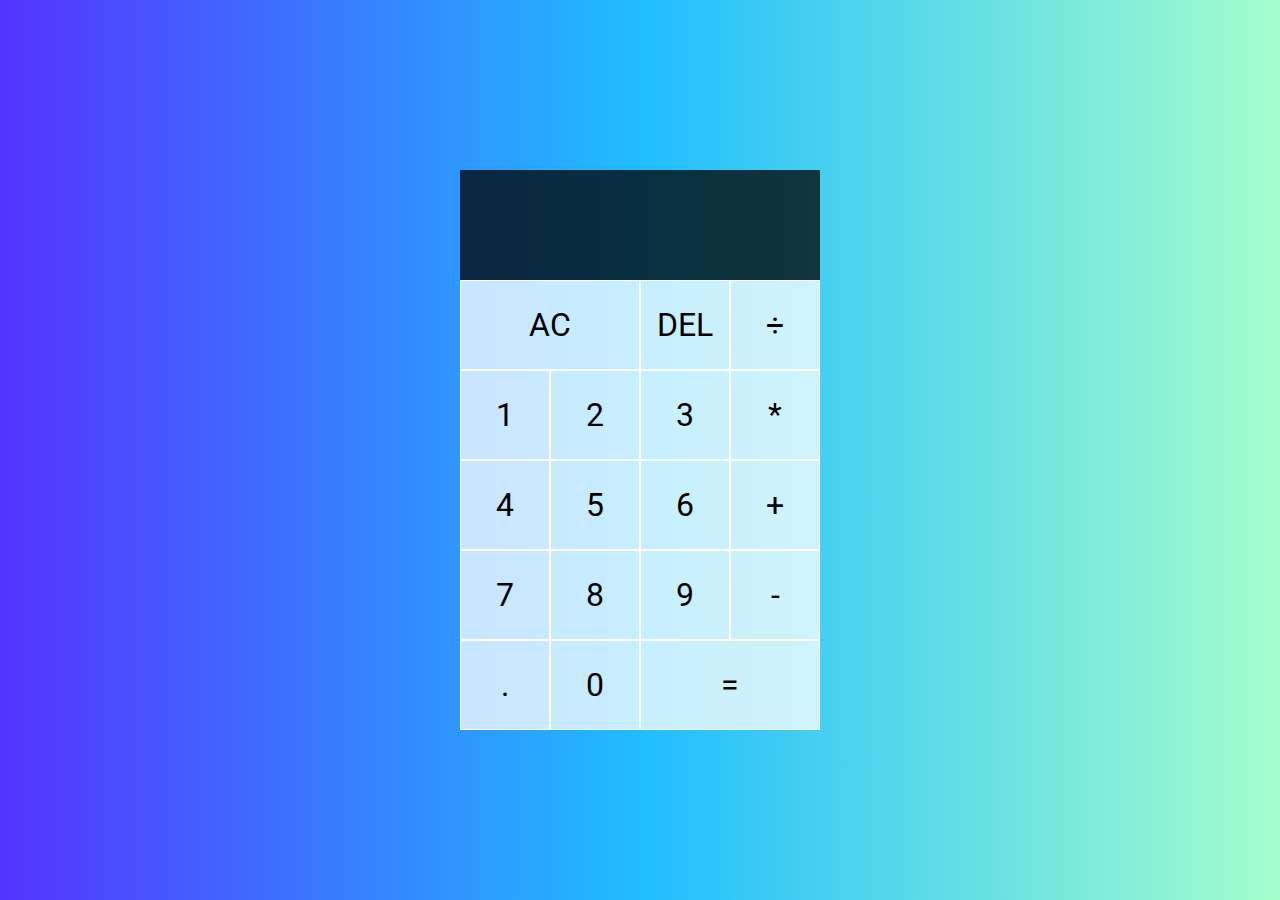
<file: Calculator/index.html>
<!DOCTYPE html>
<html lang="en">
  <head>
    <meta charset="UTF-8" />
    <meta name="viewport" content="width=device-width, initial-scale=1.0" />
    <title>Calculator</title>
    <link href="main.css" rel="stylesheet" />
    <link
      href="https://fonts.googleapis.com/css2?family=Roboto:wght@400&display=swap"
      rel="stylesheet"
    />
  </head>
  <body>
    <div class="calculator-grid">
      <div class="output">
        <div data-previous-operand class="previous-operand"></div>
        <div data-current-operand class="current-operand"></div>
      </div>
      <button data-allclear class="span-two">AC</button>
      <button data-delete>DEL</button>
      <button data-operation>÷</button>
      <button data-number>1</button>
      <button data-number>2</button>
      <button data-number>3</button>
      <button data-operation>*</button>
      <button data-number>4</button>
      <button data-number>5</button>
      <button data-number>6</button>
      <button data-operation>+</button>
      <button data-number>7</button>
      <button data-number>8</button>
      <button data-number>9</button>
      <button data-operation>-</button>
      <button data-number>.</button>
      <button data-number>0</button>
      <button data-equals class="span-two">=</button>
    </div>
    <script src="app.js"></script>
  </body>
</html>
</file>
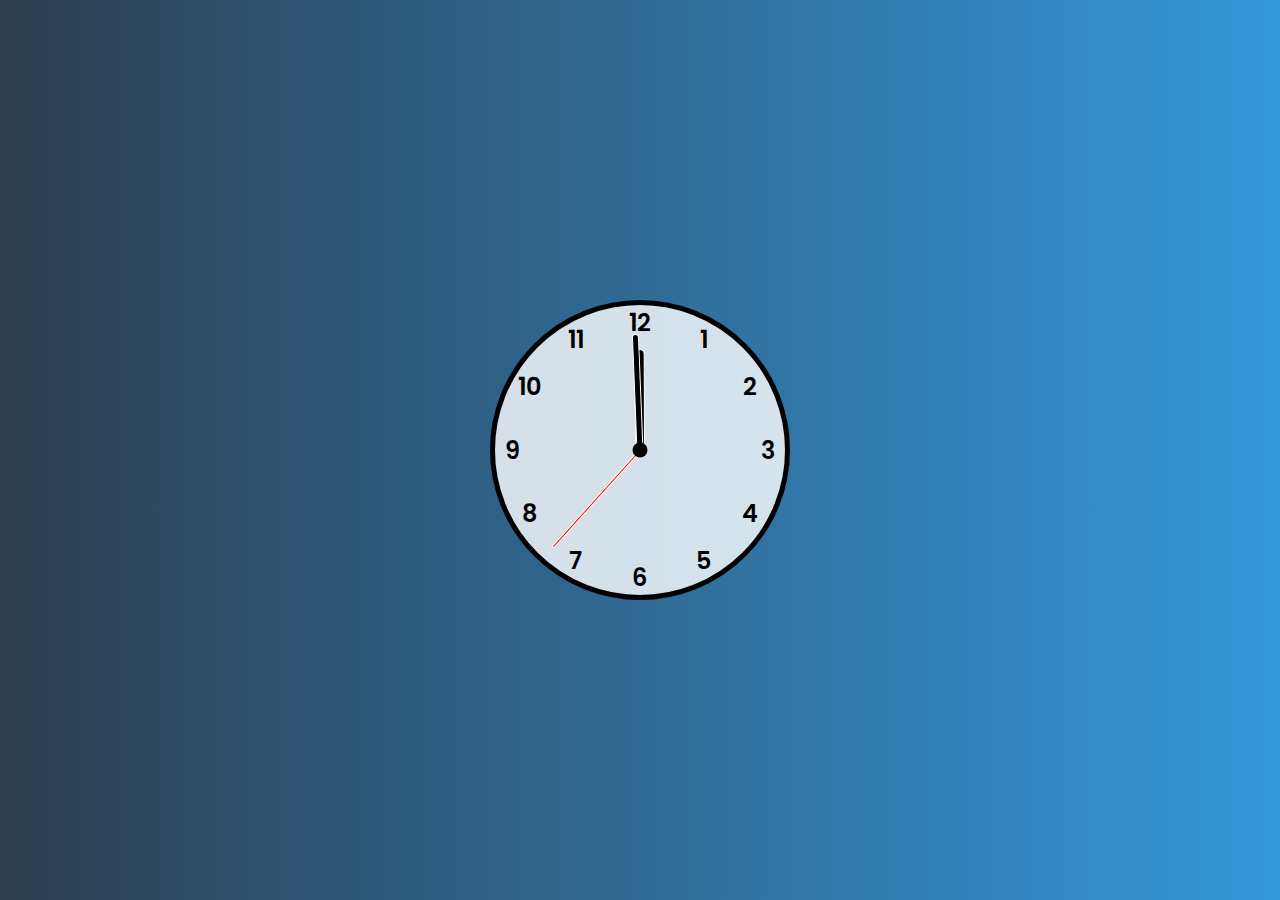
<file: Clock/index.html>
<!DOCTYPE html>
<html lang="en">
<head>
    <meta charset="UTF-8">
    <meta name="viewport" content="width=device-width, initial-scale=1.0">
    <title>Analog Clock</title>
    <link href="https://fonts.googleapis.com/css2?family=Poppins&display=swap" rel="stylesheet">
    <link href="./styles/main.css" rel="stylesheet">
</head>
<body>
      <div class="clock">
          <div class="hand hour" data-hour-hand></div>
          <div class="hand minute" data-minute-hand></div>
          <div class="hand second" data-second-hand></div>
          <div class="number number1"><p class="fno1">1</p></div>
          <div class="number number2"><p class="fno2">2</p></div>
          <div class="number number3"><p class="fno3">3</p></div>
          <div class="number number4"><p class="fno4">4</p></div>
          <div class="number number5"><p class="fno5">5</p></div>
          <div class="number number6"><p class="fno6">6</p></div>
          <div class="number number7"><p class="fno7">7</p></div>
          <div class="number number8"><p class="fno8">8</p></div>
          <div class="number number9"><p class="fno9">9</p></div>
          <div class="number number10"><p class="fno10">10</p></div>
          <div class="number number11"><p class="fno11">11</p></div>
          <div class="number number12"><p class="fno12">12</p></div>
      </div>

      <script src="./js/app.js"></script>
</body>
</html>
</file>
<file: Calculator/main.css>
*,
::after,
::before {
  box-sizing: border-box;
  font-family: "Roboto", sans-serif;
}
body {
  padding: 0;
  margin: 0;
  background: linear-gradient(to right, #5433ff, #20bdff, #a5fecb);
}
.calculator-grid {
  display: grid;
  justify-content: center;
  align-content: center;
  min-height: 100vh;
  grid-template-columns: repeat(4, 90px);
  grid-template-rows: minmax(110px, auto) repeat(5, 90px);
}
.calculator-grid > button {
  cursor: pointer;
  font-size: 2rem;
  outline: none;
  border: 1px solid white;
  background-color: rgba(255, 255, 255, 0.75);
}
.calculator-grid > button:hover {
  background-color: rgba(255, 255, 255, 0.9);
}
.span-two {
  grid-column: span 2;
}
.output {
  grid-column: 1 / -1;
  background-color: rgba(0, 0, 0, 0.75);
  display: flex;
  flex-direction: column;
  justify-content: space-around;
  align-items: flex-end;
  padding: 10px;
  word-wrap: break-word;
  word-break: break-all;
}
.output .previous-operand {
  color: rgba(255, 255, 255, 0.75);
  font-size: 1.5rem;
}
.output .current-operand {
  color: white;
  font-size: 2.5rem;
}

@media (max-width: 398px) {
  .calculator-grid > button {
    font-size: 1.5rem;
  }
  .calculator-grid {
    grid-template-columns: repeat(4, 70px);
    grid-template-rows: minmax(90px, auto) repeat(5, 70px);
  }
  .output .previous-operand {
    font-size: 1rem;
  }
  .output .current-operand {
    color: white;
    font-size: 2rem;
  }
  body {
  background: linear-gradient(to right, #20bdff, #a5fecb);
}
}
</file>
<file: Clock/styles/main.css>
*,*::before,*::after {
    box-sizing: border-box;
    font-family: 'Poppins', sans-serif;
    font-weight: 600;
    margin: 0;
    padding: 0;
}
body {
    background: linear-gradient(to right, #2c3e50, #3498db); 
    display: flex;
    justify-content: center;
    align-items: center;
    min-height: 100vh;
    overflow: hidden;   
}
.clock {
    width: 300px;
    height: 300px;
    background-color: rgba(255, 255, 255, 0.8);
    border-radius: 50%;
    border: 5px solid black;
    position: relative;
}
.clock .number {
    --rotation : 0;
    
    position: absolute;
    width: 100%;
    height: 100%;
    text-align: center;
    transform: rotate(var(--rotation));
    font-size: 1.5rem;
}
.clock .number1 { --rotation: 30deg ;}
.clock .number2 { --rotation: 60deg;}
.clock .number3 { --rotation: 90deg;}
.clock .number4 { --rotation: 120deg;}
.clock .number5 { --rotation: 150deg;}
.clock .number6 { --rotation: 180deg;}
.clock .number7 { --rotation: 210deg;}
.clock .number8 { --rotation: 240deg;}
.clock .number9 { --rotation: 270deg;}
.clock .number10 { --rotation: 300deg;}
.clock .number11 { --rotation: 330deg;}


.fno1 { transform: rotate(-30deg);}
.fno2 { transform: rotate(-60deg);}
.fno3 { transform: rotate(-90deg);}
.fno4 { transform: rotate(-120deg);}
.fno5 { transform: rotate(-150deg);}
.fno6 { transform: rotate(-180deg);}
.fno7 { transform: rotate(-210deg);}
.fno8 { transform: rotate(-240deg);}
.fno9 { transform: rotate(-270deg);}
.fno10 { transform: rotate(-300deg);}
.fno11 { transform: rotate(-330deg);}

.clock::after {
    content: '';
    position: absolute;
    left: 50%;
    top: 50%;
    background-color: black;
    z-index: 11;
    transform: translate(-50%, -50%);
    width: 15px;
    height: 15px;
    border-radius: 50%;

}
.clock .hand {
    --rotation: 0;
      position: absolute;
      left: 50%;
      bottom: 50%;
      transform-origin: bottom;
      border: 1px solid white;
      border-top-left-radius: 10px;
      border-top-right-radius: 10px;
      z-index: 10;
      transform: translateX(-50%) rotate(calc(var(--rotation)* 1deg));
}

.clock .hand.second {
    width: 3px;
    height: 45%;
    background-color: red;
}
.clock .hand.minute {
    width: 7px;
    height: 40%;
    background-color: black;
}
.clock .hand.hour {
    width: 10px;
    height: 35%;
    background-color: black;
}
@media (max-width:600px) {
    .clock {
        height: 250px;
        width: 250px;
    }
  body {
      background: #3498db;
  }
}
</file>
